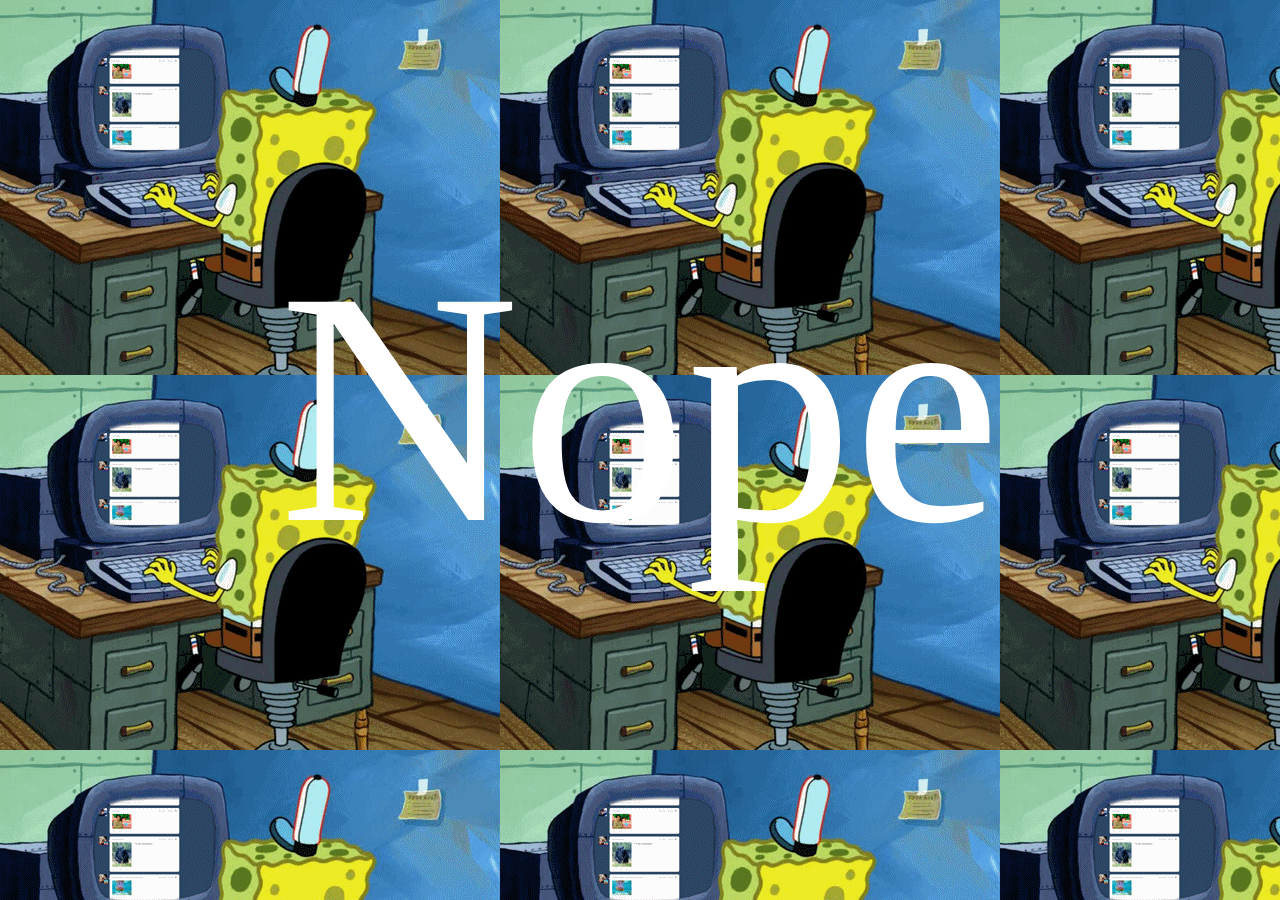
<file: isitweekend/index.html>
<html>
  <head>
    <meta charset="utf-8">
    <title>Is it weekend yet?</title>
    <style type="text/css">
    body {
      font: 250pt 'Hobo', 'HoboStd', 'Hobo Std Medium', 'Comic sans', 'Times new roman', sans-serif;
      text-align: center;
      line-height:600pt;
      color:white;
    }
    </style>
  </head>
  <body>
    <script>

  // Weekend = (Fri 17:00 -> Mon 00:00]

  var is_weekend, update = function() {
    var d = new Date, D = d.getDay(), iw = (D === 5 && d.getHours() > 17) || D > 5;
    if (is_weekend === iw) return;
    is_weekend = iw;
    document.body.innerText = is_weekend ? 'YES' : 'Nope';
    document.body.style.backgroundColor = is_weekend ? '#1dd97e' : '#5a5a5a';
    var N, n_yes_images = 5, n_no_images = 1;
    if (is_weekend) {
      N = Math.random() * (n_yes_images-1);
      document.body.style.backgroundImage = 'url(yes'+(N < 10 ? '0'+N.toFixed(0) : N.toFixed(0))+'.gif)';
    } else {
      N = n_no_images > 1 ? Math.random() * (n_no_images-1) : 0;
      document.body.style.backgroundImage = 'url(no'+(N < 10 ? '0'+N.toFixed(0) : N.toFixed(0))+'.gif)';
    }
  };
  setInterval(update, 1000);
  update();

    </script>
  </body>
</html>
</file>
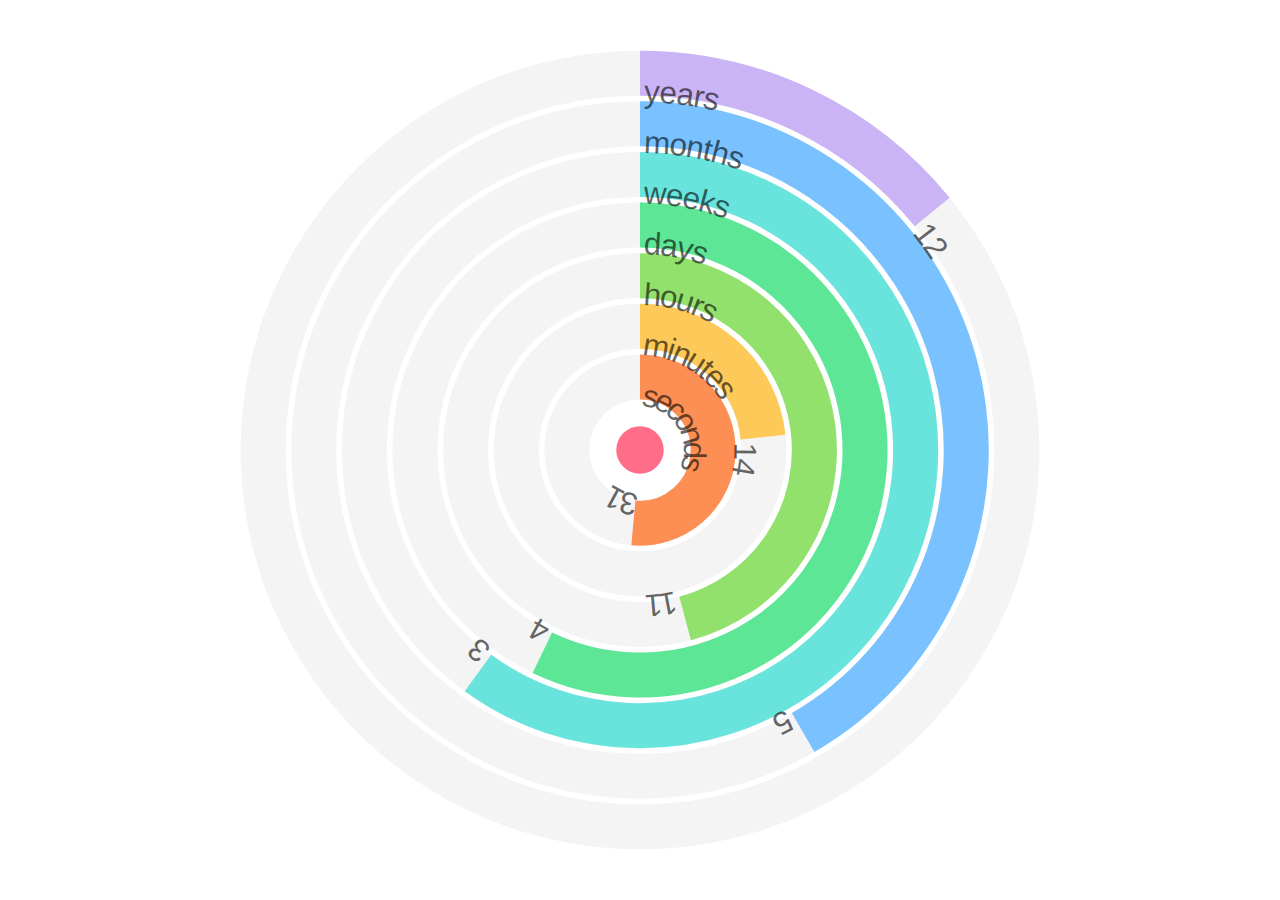
<file: time-counter/index.html>
<html>
  <head>
    <meta charset="utf-8">
    <title>Time counter</title>
    <meta name="viewport" content="width=720">
    <meta name="apple-mobile-web-app-capable" content="yes">
    <link rel="apple-touch-icon-precomposed" sizes="57x57" href="apple-touch-icon-57x57-precomposed.png">
    <link rel="apple-touch-icon-precomposed" sizes="72x72" href="apple-touch-icon-72x72-precomposed.png">
    <link rel="apple-touch-icon-precomposed" sizes="114x114" href="apple-touch-icon-114x114-precomposed.png">
    <style type="text/css">

@font-face {
  font-family: 'M+ 2c';
  font-style: normal;
  font-weight: 300;
  src: local('mplus-2c-light'), local('M+ 2c light'),
       url('../res/mplus-2c-light.ttf') format('truetype');
}

body {
  background:white;
}

svg {
  position:absolute;
  left:0; top:0; right:0; bottom:0;
  /*width:730px;
  height:730px;*/
}

svg path.arc {
  stroke:salmon;
  fill:none;
  stroke-width:40;
}
svg path.arc.bg {
  stroke:#eee;
}
svg circle.bg {
  fill:salmon;
  stroke:none;
}

svg text.arc {
  fill: white;
  font-size:28;
  font-family:
    -apple-system,
    BlinkMacSystemFont,
    "Segoe UI",
    Roboto,
    Oxygen,
    Ubuntu,
    Cantarell,
    "Open Sans",
    "Helvetica Neue",
    sans-serif,
    "Apple Color Emoji",
    "Segoe UI Emoji",
    "Segoe UI Symbol";
  font-kerning: normal;
  text-rendering: optimizeLegibility; -moz-text-rendering: optimizeLegibility; -webkit-text-rendering: optimizeLegibility;
  font-weight: 300;
  baseline-shift: sub;
  alignment-baseline: hanging;
  transition: opacity 200ms ease-in; -webkit-transition: opacity 200ms ease-in;
  opacity:1;
}
svg text.arc.hidden {
  opacity:0;
}
svg text.arc.zero {
  opacity:0.3;
}
svg text.arc textPath {
  method: stretch;
  spacing: exact;
}

/* bright color scheme */
body { background:white; }
  svg path.arc.bg { stroke:#f4f4f4; }
  svg text.arc { fill:rgba(0,0,0,0.6); }
  svg circle.hundreds { fill:#ff6d88; }
  svg path.arc.seconds { stroke:#fe8f54; }
  svg path.arc.minutes { stroke:#fdc958; }
  svg path.arc.hours { stroke:#92e16c; }
  svg path.arc.days { stroke:#5ee697; }
  svg path.arc.weeks { stroke:#69e4dd; }
  svg path.arc.months { stroke:#79c2ff; }
  svg path.arc.years { stroke:#cbb4f5; }

/* dark color scheme */
body.dark { background:black; }
  body.dark svg path.arc.bg { stroke:#222; }
  body.dark svg text.arc { fill:white; } body.dark svg text.arc { fill:rgba(255,255,255,0.8); }
  body.dark svg circle.hundreds { fill:#ff6d88; }
  body.dark svg path.arc.seconds { stroke:#fe8f54; }
  body.dark svg path.arc.minutes { stroke:#fdc958; }
  body.dark svg path.arc.hours { stroke:#92e16c; }
  body.dark svg path.arc.days { stroke:#5ee697; }
  body.dark svg path.arc.weeks { stroke:#69e4dd; }
  body.dark svg path.arc.months { stroke:#59a3fe; }
  body.dark svg path.arc.years { stroke:#b6a2ea; }

    </style>
  </head>
  <body>
    <!-- viewBox="0 0 1000 300"-->
    <svg version="1.1" xmlns="http://www.w3.org/2000/svg" xmlns:xlink="http://www.w3.org/1999/xlink" width="100%" height="100%">
    </svg>
    <script>

function parseDate(str) {
  var d = new Date(str);
  return (d && !isNaN(d.getTime())) ? d : null;
}

var qs = {};
document.location.search.substr(1).split('&').forEach(function (pair) {
  var v = pair.split('=').map(decodeURIComponent)
  qs[v[0].toLowerCase()] = v[1] || true
})

var meta_apple_mobile_web_app_status_bar_style = document.createElement('meta');
meta_apple_mobile_web_app_status_bar_style.setAttribute('name', 'apple-mobile-web-app-status-bar-style');
document.querySelector('head').appendChild(meta_apple_mobile_web_app_status_bar_style);

if (qs.dark && qs.dark != 'false' && qs.dark != 'no' && qs.dark != '0') {
  document.body.className = 'dark';
  meta_apple_mobile_web_app_status_bar_style.setAttribute('content', 'black');
} else {
  meta_apple_mobile_web_app_status_bar_style.setAttribute('content', 'default');
}

var ref_date = parseDate(qs.refdate)
if (ref_date === null) {
  if (qs.refdate) {
    alert('Invalid date ' + qs.refdate)
  }
  ref_date = parseDate('Wed Jan 29 2014 18:17:00 GMT-0800 (PST)');
}

if (!window.requestAnimationFrame) {
  window.requestAnimationFrame = window.webkitRequestAnimationFrame ||
                                 window.mozRequestAnimationFrame;
  window.cancelAnimationFrame = window.webkitCancelAnimationFrame ||
                                window.mozCancelAnimationFrame;
}

var svg = document.querySelector('svg');
function svg_create(nodeName) {
  return svg.ownerDocument.createElementNS('http://www.w3.org/2000/svg', nodeName);
}
function svg_text(text) {
  return svg.ownerDocument.createTextNode(text);
}

function arc_path(value, total, x, y, R) {
  var center;
  var alpha = 360 / total * value,
      a = (90 - alpha) * Math.PI / 180,
      path;
  x = x + R * Math.cos(a);
  y = y - R * Math.sin(a);
  if (total == value) {
    path = "M300,"+ (300 - R) +" A"+ R+","+ R+",0,1,1,299.99,"+ (300 - R);
  } else {
    if (alpha > 180) {
      center = '1';
    } else {
      center = '0';
    }
    path = "M300,"+ (300 - R) +" A"+ R+","+ R+",0," + center +",1,"+ x+","+ y;
  }
  return path;
}

function animate(opt) {
  var start_time = null;
  var draw = function draw(scene_time) {
    if (start_time === null) {
      start_time = scene_time;
    }
    var progress = (scene_time - start_time) / opt.duration;
    if (progress >= 1) {
      opt.ondraw(opt.to);
      if (typeof opt.onend === 'function') opt.onend();
      return;
    } else {
      opt.ondraw(opt.from + ((opt.to - opt.from) * progress));
    }
    if (opt.fps) {
      setTimeout(function() { window.requestAnimationFrame(draw); }, 1000 / opt.fps);
    } else {
      window.requestAnimationFrame(draw);
    }
  };

  requestAnimationFrame(draw);
}


var arc_g = svg_create('g');
svg.appendChild(arc_g);

var svg_size = 720;
var arc_g_offs = 60;
var base_scale = 0.9;

function resize_scene() {
  var win_size = Math.min(window.innerWidth, window.innerHeight);
  var scale = (win_size / svg_size) * base_scale;
  var scaled_size = svg_size * scale;
  var w_offs = (window.innerWidth - scaled_size) / 2;
  var h_offs = (window.innerHeight - scaled_size) / 2;

  arc_g.setAttribute('transform',
    'translate('+((arc_g_offs*scale) + w_offs)+' '+((arc_g_offs*scale) + h_offs)+') '+
    'scale('+scale+')');
}
resize_scene();
window.addEventListener('resize', resize_scene);
window.addEventListener('orientationchange', resize_scene);


function create_arc(radius, label, maxval, update_interval, get_value) {
  var x = 300;
  var y = 300;

  var bg_path = svg_create('path');
  bg_path.setAttribute('class', 'arc bg');
  bg_path.setAttribute('d', arc_path(maxval, maxval, x, y, radius));
  arc_g.appendChild(bg_path);

  var path = svg_create('path');
  path.setAttribute('class', 'arc '+label);
  arc_g.appendChild(path);


  var defs, text, text_path, textPath, textPathText;
  // if (label) {
    defs = svg_create('defs');
    text_path = svg_create('path');
    text_path.id = 'path-' + radius + '-' + maxval;
    text_path.setAttribute('d', arc_path(maxval, maxval, x, y, radius-10));
    defs.appendChild(text_path);
    arc_g.appendChild(defs);

    text = svg_create('text');
    text.setAttribute('class', 'arc');
      textPath = svg_create('textPath');
      textPath.setAttribute('startOffset', '4');
      textPath.setAttribute('method', 'stretch');
      textPath.setAttribute('spacing', 'exact');
      textPath.setAttributeNS('http://www.w3.org/1999/xlink', 'xlink:href', '#' + text_path.id);
      textPathText = textPath.appendChild(svg_text(label));
    text.appendChild(textPath);
    arc_g.appendChild(text);

    // Fixme: ...
    var text_path2 = text_path.cloneNode(true);
    text_path2.id += '-2';
    defs.appendChild(text_path2);
    var text2 = svg_create('text');
    text2.setAttribute('class', 'arc');
      var textPath2 = svg_create('textPath');
      textPath2.setAttribute('startOffset', '4');
      textPath2.setAttribute('method', 'stretch');
      textPath2.setAttribute('spacing', 'exact');
      textPath2.setAttributeNS('http://www.w3.org/1999/xlink', 'xlink:href', '#' + text_path2.id);
      var textPathText2 = textPath2.appendChild(svg_text(label));
    text2.appendChild(textPath2);
    arc_g.appendChild(text2);
  // }

  var about_to_close_threshold = 7.5; // px distance from head and tail of the progress arc
  var is_about_to_close;
  var update_about_to_close = function(value) {
    var about_to_close = radius - (radius * (value / maxval)) < about_to_close_threshold;
    if (is_about_to_close !== about_to_close) {
      is_about_to_close = about_to_close;
      if (is_about_to_close) {
        text2.setAttribute('class', 'arc hidden');
      } else {
        text2.setAttribute('class', 'arc');
      }
    }
  };

  var draw_path = function(value) {
    path.setAttribute('d', arc_path(value, maxval, x, y, radius));
    text_path.setAttribute('transform', 'rotate('+(360 / maxval * value)+' 300 300)');
  };

  var late_draw_path = function(value) {
    text_path2.setAttribute('d', arc_path(value, maxval, x, y, radius-10));
    update_about_to_close(value);
  };

  var update_labels = function(value) {
    if (textPathText !== undefined) {
      var label_value = Math.round(value);
      if (label_value == 0) {
        text.setAttribute('class', 'arc zero');
        textPathText.nodeValue = label;
      } else {
        text.setAttribute('class', 'arc');
        update_about_to_close(value);
        if (is_about_to_close) {
          text2.setAttribute('class', 'arc hidden');
        }
        textPathText.nodeValue = is_about_to_close ? label_value + ' ' + label : label_value;
      }
    }
  };

  var prev_value = get_value();

  var update = function (is_initial){
    var from = prev_value;
    prev_value = get_value();
    if (Math.round(prev_value) === maxval) {
      prev_value = maxval;
    }
    if (is_initial || from !== prev_value) {
      update_labels(prev_value);
      if (is_initial && from === prev_value) {
        draw_path(prev_value);
        late_draw_path(prev_value);
      } else {
        animate({
          // fps: 30,
          from: from, to: prev_value,
          duration: (prev_value === 0) ? 900 : 500, // slow when resetting, fast when progressing
          ondraw: function (value) { draw_path(value); },
          onend: function() {
            if (prev_value === maxval) {
              prev_value = 0;
            }
            late_draw_path(prev_value);
          },
        });
      }
    }
  };
  update(true);
  setInterval(update, update_interval);

  return path;
}

var d = new Date(new Date - ref_date);

var easeOutQuad = function (curr_time, start_value, value_change, duration) {
  curr_time /= duration;
  return -value_change * curr_time*(curr_time-2) + start_value;
};


// var audio;
// if ((function html5_audio(){
//   var a = document.createElement('audio');
//   return !!(a.canPlayType && a.canPlayType('audio/mpeg;').replace(/no/, ''));
// })()) {
//   audio = new Audio('nsmb_coin.ogg');
//   audio.load();
// }


var hundreds = (function(){
  var bg_circle = svg_create('circle');
  bg_circle.setAttribute('class', 'bg hundreds');
  bg_circle.setAttribute('cx', 300);
  bg_circle.setAttribute('cy', 300);
  var prev_p;
  var draw = function draw(curr_time) {
    // setTimeout(function() { window.requestAnimationFrame(draw); }, 1000 / 50);
    window.requestAnimationFrame(draw);
    var p = Math.round( ((new Date(new Date - ref_date)).getMilliseconds() / 1000) * 256 ) / 256;

    if (prev_p !== p) {
      var value = 40 - (40 * p);
      if (Math.ceil(value) >= 40) {
        value = 40;
        update_time_deltas();
        // audio.currentTime = 0;
        // audio.play();
      }
      bg_circle.setAttribute('r', value);
      prev_p = p;
    }
  }
  draw(0);
  arc_g.appendChild(bg_circle);
  return bg_circle;
})();


function time_diff(date1, date2) {
  var future_date, past_date;
  date1 < date2 ? (past_date = date1, future_date = date2)
                : (past_date = date2, future_date = date1);
  var D = {},
      t = future_date - past_date,
      SECOND = 1000,
      MINUTE = 6e4,
      HOUR   = 36e5,   // 60 minutes
      DAY    = 864e5,  // 24 hours
      WEEK   = 6048e5, // 7 days,
      MONTH = YEAR = 0, MONTH_DAYS = [31,28,31,30,31,30,31,31,30,31,30,31],
      is_leap_year = function(y) { return y % 400 === 0 || (y % 100 !== 0 && y % 4 === 0); },
      y = past_date.getFullYear(),
      y_future = future_date.getFullYear(),
      m;

  for (D.years = 0; y < y_future; ) {
    YEAR = (is_leap_year(y++) ? 366 : 365) * DAY;
    if (t < YEAR) { break; }
    t -= YEAR;
    ++D.years;
  }

  D.months = 0;
  for (m = past_date.getMonth(); t; ) {
    (m === 11) ? (m = 0, y += 1) : m += 1;
    MONTH = (m === 1 && is_leap_year(y)) ? 29 : MONTH_DAYS[m] * DAY;
    if (t < MONTH) { break; }
    t -= MONTH;
    ++D.months;
  }

  D.weeks = Math.floor(t / WEEK);
  t -= D.weeks * WEEK;
  D.days = Math.floor(t / DAY);
  t -= D.days * DAY;
  D.hours = Math.floor(t / HOUR);
  t -= D.hours * HOUR;
  D.minutes = Math.floor(t / MINUTE);
  t -= D.minutes * MINUTE;
  D.seconds = Math.floor(t / SECOND);
  t -= D.seconds * SECOND;
  D.milliseconds = t;

  return D;
}


var time_deltas = {};
function update_time_deltas() {
  time_deltas = time_diff(ref_date, new Date);
}
update_time_deltas();

//         radius, label,     maxval, update_interval, get_value
create_arc(65,     'seconds', 60,     100,  function() { return time_deltas.seconds; });
create_arc(110,    'minutes', 60,     100,  function() { return time_deltas.minutes; });
create_arc(155,    'hours',   24,     100,  function() { return time_deltas.hours; });
create_arc(200,    'days',    7,      100,  function() { return time_deltas.days; });
create_arc(245,    'weeks',   5,      1000, function() { return time_deltas.weeks; });
create_arc(290,    'months',  12,     1000, function() { return time_deltas.months; });
create_arc(335,    'years',   85,     1000, function() { return time_deltas.years; });

// setInterval(function (){
//   document.title = [years(), months(), weeks(), days(), hours(), minutes(), seconds() ].join(':');
// }, 1000);


    </script>
  </body>
</html>
</file>
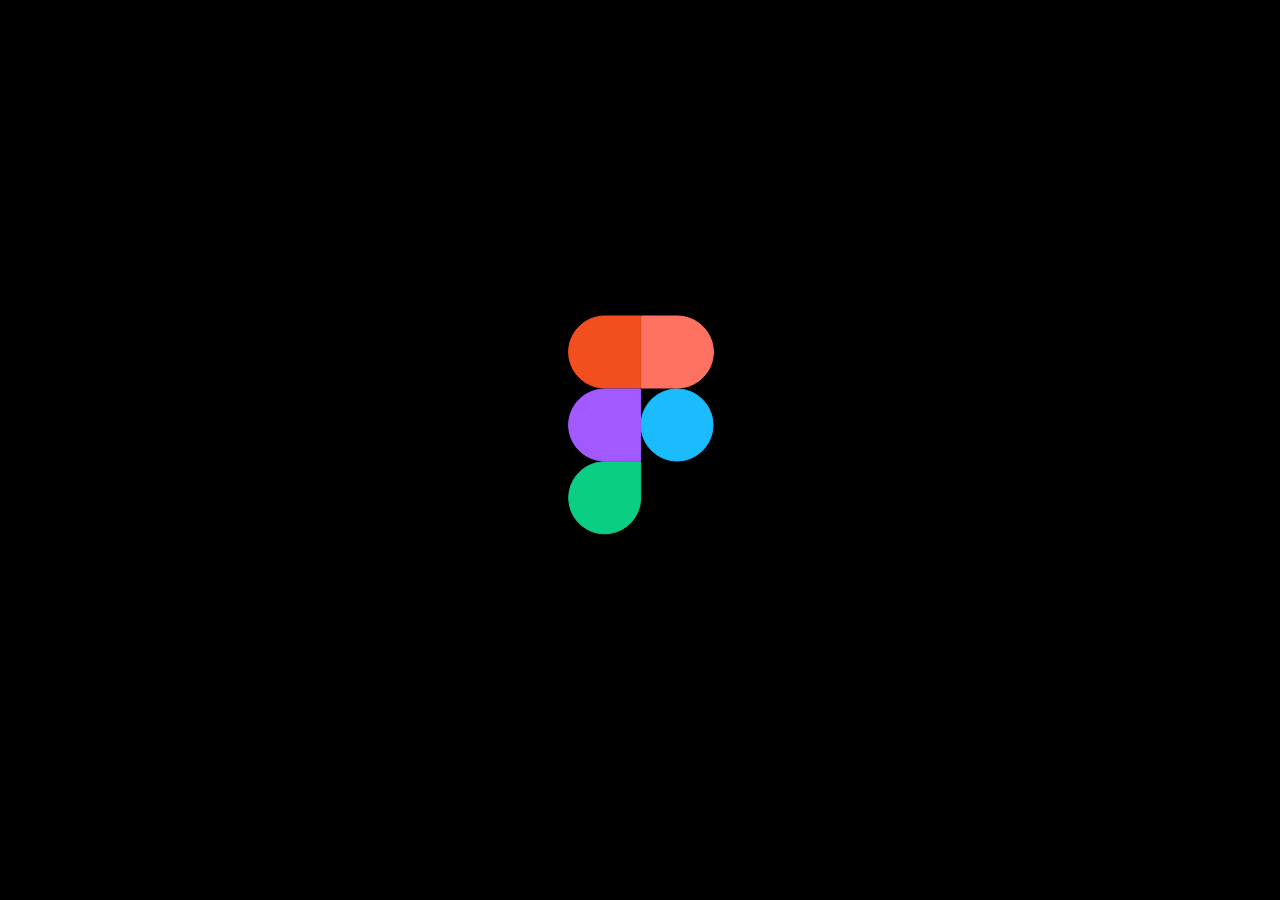
<file: fun/ffysics/index.html>
<!DOCTYPE html>
<!--

URL querystring params:
  debug      display a bunch of debugging information
  wireframe  render as wireframe instead of solids

-->
<html>
  <head>
    <meta charset="UTF-8">
    <title>Figma Fysics</title>
    <style type="text/css">

* { 
  box-sizing: border-box;
}
body {
  background: white;
  color: #222;
  font-family:
    -apple-system,
    BlinkMacSystemFont,
    "Segoe UI",
    Roboto,
    Oxygen,
    Ubuntu,
    Cantarell,
    "Open Sans",
    "Helvetica Neue",
    sans-serif;
  font-size: 12px;
  line-height:16px;
  overflow:hidden;
  margin:0; padding:0;
}

#canvasContainer {
  display:flex;
  position:fixed;
  left:0; top:0; right:0; bottom:0;
  justify-content: center;
  align-items: center;
}

#ui {
  position: fixed;
  top:10px; right:10px;
  width:100px;
  height:40px;
  color: rgba(255,255,255,0.8);
  background: rgba(60,60,60,0.8);
  z-index: 9;
  border-radius: 4px;
  transition: all 200ms;
}

#ui.hidden {
  pointer-events: none;
  opacity: 0;
  visibility: hidden;
}

    </style>
    <script src="decomp.min.js"></script>
    <script src="matter.min.js"></script>
    <!-- <script src="decomp.js"></script>
    <script src="pathseg.js"></script>
    <script src="matter.js"></script> -->
  </head>
  <body>
    <!-- <div id="ui" class="hidden"></div> -->
    <div id="canvasContainer"></div>

    <svg style="display:none" width="48" height="72" xmlns="http://www.w3.org/2000/svg" xmlns:xlink="http://www.w3.org/1999/xlink">
    <path transform="translate(0 -12)" fill="#1ABCFE" d="M 0 11.9999C 2.27022e-17 5.37252 5.37252 -2.3288e-17 11.9999 0C 18.6273 2.32883e-17 24 5.37258 24 12C 24 18.6274 18.6274 24 12 24C 5.37266 24 -2.27022e-17 18.6272 0 11.9999Z"/>
    <path transform="translate(-24 12)" fill="#0ACF83" d="M 0 12C 2.27024e-17 5.37258 5.37258 -2.32883e-17 12 0L 24 0L 24 12C 24 18.6274 18.6274 24 12 24C 5.37258 24 -2.27024e-17 18.6274 0 12Z"/>
    <path transform="translate(0 -36)" fill="#FF7262" d="M 9.7343e-16 0L 0 24L 12 24C 18.6274 24 24 18.6274 24 12C 24 5.37258 18.6274 2.85719e-16 12 0L 9.7343e-16 0Z"/>
    <path transform="translate(-24 -36)" fill="#F24E1E" d="M 0 12C 7.59186e-16 18.6274 5.37258 24 12 24L 24 24L 24 0L 12 0C 5.37258 8.19203e-16 -7.59186e-16 5.37258 0 12Z"/>
    <path transform="translate(-24 -12)" fill="#A259FF" d="M 0 12C 7.59186e-16 18.6274 5.37258 24 12 24L 24 24L 24 0L 12 3.55271e-15C 5.37258 4.37192e-15 -7.59186e-16 5.37258 0 12Z"/>
    </svg>

    <script async src="fysics.js"></script>
  </body>
</html>
</file>
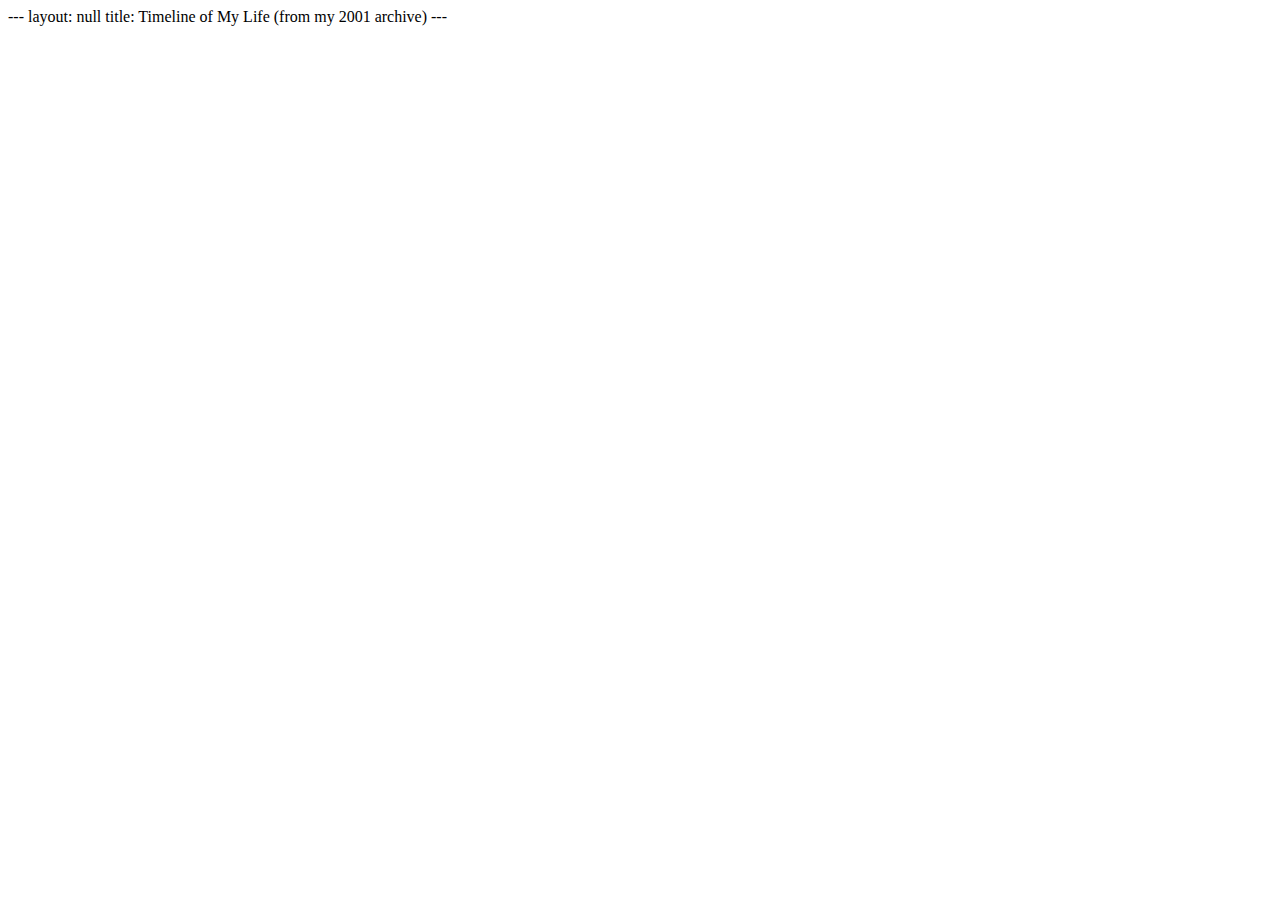
<file: projects/life-timeline-2001/index.html>
---
layout: null
title: Timeline of My Life (from my 2001 archive)
---
<?xml version="1.0" encoding="iso-8859-1"?>
<!DOCTYPE html PUBLIC "-//W3C//DTD XHTML 1.0 Frameset//EN" "http://www.w3.org/TR/xhtml1/DTD/xhtml1-frameset.dtd">
<html xmlns="http://www.w3.org/1999/xhtml">
<head>
<title>Timeline of My Life (from the 2001 archive)</title>
<meta http-equiv="Content-Type" content="text/html; charset=iso-8859-1" />
</head>

<frameset rows="80,600,*" frameborder="no" border="0" framespacing="0">
  <frame src="top.htm" name="topFrame" scrolling="No" noresize="noresize" id="topFrame" />
  <frame src="timeline.htm" name="mainFrame" scrolling="no" noresize="noresize" id="mainFrame" />
  <frame src="bottom.htm" name="bottomFrame" scrolling="No" noresize="noresize" id="bottomFrame" />
</frameset>
<noframes><body>
</body></noframes>
</html>
</file>
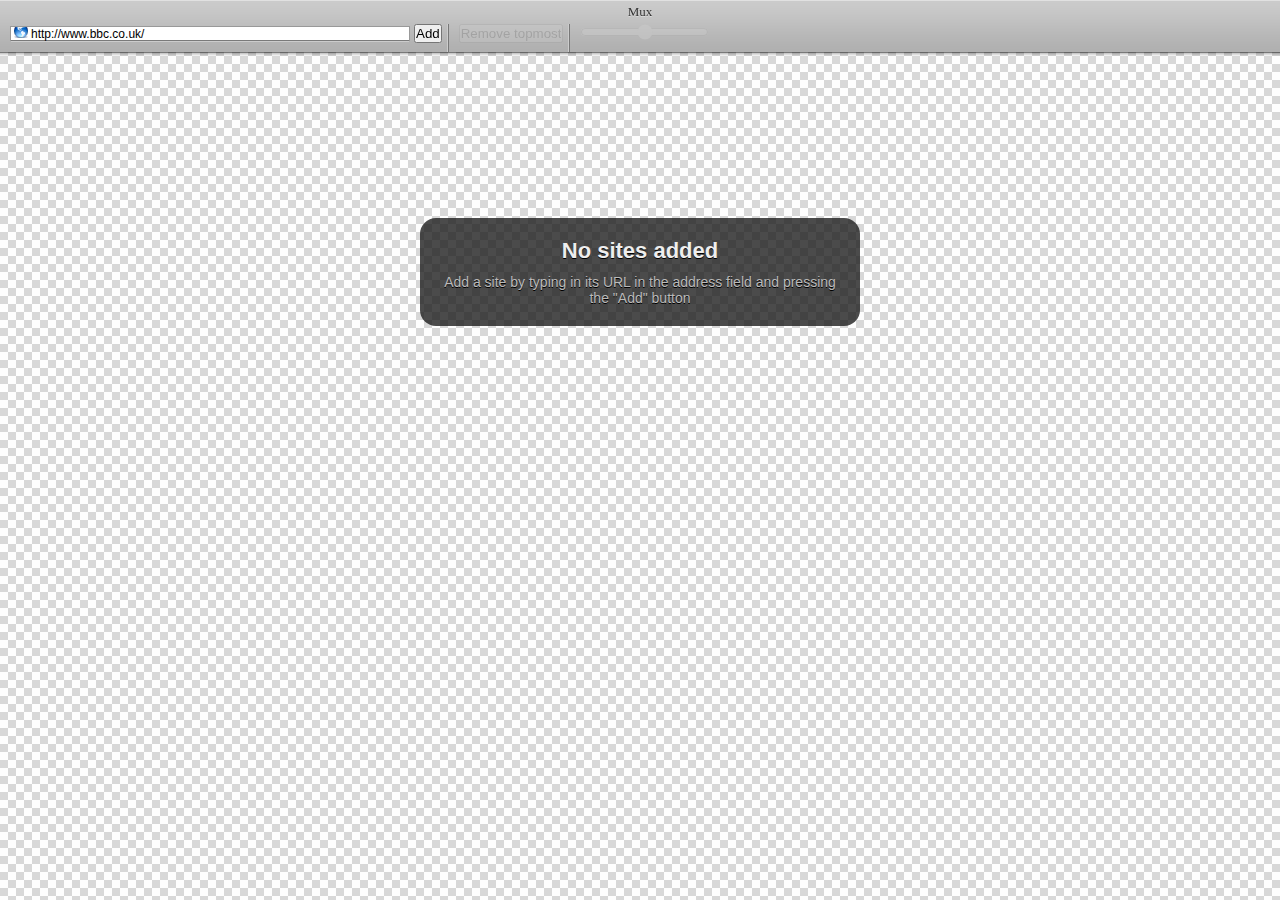
<file: projects/mux/index.html>
---
layout: null
title: Mux — visually compare websites
---
<!DOCTYPE HTML>
<html lang="en">
	<head>
		<meta charset="utf-8">
		<title>Mux</title>
		<script src="jquery-1.4.min.js" type="text/javascript" charset="utf-8"></script>
		<style type="text/css" media="screen">
			* { margin:0; padding:0; }
			body {
				background: #DDD url('checker.png') repeat scroll top left;
			}
			header {
				display:block;
				position:fixed;
				left:0; top:0; right:0;
				height:56px;
				overflow:hidden;
				background:transparent url('header-bg.png') repeat-x scroll top left;
				color:#888;
				z-index:9999;
			}
			header h1 {
				margin:4px;
				font-family:lucida grande,tahoma;
				font-size: 13px;
				font-weight:normal;
				text-align:center;
				color:#333;
				text-shadow:#ddd 0 1px 0;
			}
			iframe {
				width:100%;
				height:5000px;
				border:none;
				background:transparent;
				position:absolute;
				left:0;
			}
			empty {
				display:block;
				margin:200px auto 0 auto;
				width:400px;
				background:rgb(70,70,70);
				background:rgba(30,30,30,0.8);
				border-radius:16px; -webkit-border-radius:16px; -moz-border-radius:16px;
				padding:20px;
				color:#bbb;
				text-shadow:#000 0 1px 0;
				text-align:center;
				font-family:helvetica,arial;
				font-size:14px;
			}
				empty h2 {
					font-size:22px;
					color:#eee;
					margin-bottom:10px;
				}
			toolbar item {
				display:block;
				float:left;
				overflow:hidden;
				border-left:2px ridge #ccc;
				height:28px;
				padding:0 5px 0 10px;
			}
				toolbar item:first-child {
					border-left:none;
				}
				toolbar item label {
					display:block;
					clear:left;
				}
				toolbar item input.url {
					width:400px;
					font-size:12px;
					height:16px;
					padding:2px;
					border:1px solid #999;
					border-bottom:1px solid #ccc;
					background:white url('text-field-bg.png') repeat-x scroll bottom left;
					padding-left:20px;
				}
		</style>
		<script type="text/javascript" charset="utf-8">
			var mux = {};
			mux.IFRAME_YPOS = 52; // auto. calculated if undefined
			mux.Frame = function(url) {
				this.url = url;
			}
			mux.frames = [];
			mux.defaultOpacity = 0.5;
			mux.opacitySlider = mux.opacitySliderTarget = undefined;
			mux.normalizeURL = function(url) {
				if (url.indexOf('://') === -1)
					url = 'http://' + url;
				if (url.match(/^[^:]+:\/\/[^\/]+$/))
					url += '/';
				return url;
			}
			mux.find = function(url, onlyFrameq) {
				for (var i=0;i<mux.frames.length;i++) {
					var frame = mux.frames[i];
					if (frame && frame.url === url)
						return onlyFrameq ? frame.q : frame;
				}
			}
			mux.add = function(url) {
				var inurl = url;
				url = mux.normalizeURL(url);
				if (inurl !== url)
					mux.addressField.each(function(){ this.value = url; });
				
				var frame = mux.find(url);
				if (frame) {
					mux.bringToFront(frame);
					return frame;
				}
				frame = new mux.Frame(url);
				frame.q = $(document.createElement('iframe'));
				frame.q.attr({
					src: url,
					frameborder: url
				});
				frame.q.css({
					opacity: mux.defaultOpacity
				});
				mux.frames.push(frame);
				mux.bodyq.append(frame.q);
				frame.q.hide().fadeIn(200);
				mux.layout();
				mux.onFrameReorder('add');
				frame.q.get(0).focus();
				return frame;
			}
			mux.remove = function(frameOrUrl, dontLayout) {
				var z = mux.indexOfFrame(frameOrUrl || mux.frontmostFrame());
				if (z !== -1) {
					var frame = mux.frames[z];
					mux.frames.splice(z,1);
					frame.q.fadeOut(200, function(){
						frame.q.remove(); // remove iframe from DOM
						if (!dontLayout)
							mux.layout();
					});
					mux.onFrameReorder();
					return frame;
				}
			}
			mux.frontmostFrame = function() {
				return mux.frames[mux.frames.length-1];
			}
			mux.bottomFrame = function() {
				return mux.frames[0];
			}
			mux.indexOfFrame = function(frameOrUrl) {
				var frame = frameOrUrl || mux.frontmostFrame();
				if (typeof frame === 'string') {
					frame = mux.find(frame);
					if (!frame) return;
				}
				for (var z in mux.frames)
					if (mux.frames[z] === frame)
						return z;
				return -1;
			}
			mux.bringToFront = function(frameOrUrl, dontLayout) {
				var frame = frameOrUrl;
				if (typeof frame === 'string') {
					frame = mux.find(frame);
					if (!frame) return;
				}
				var zindex = mux.indexOfFrame(frame);
				if (zindex !== -1 && zindex !== mux.frames.length-1) {
					mux.frames.splice(zindex,1);
					mux.frames.push(frame);
					if (!dontLayout)
						mux.layout();
					mux.onFrameReorder();
				}
			}
			// unused
			/*mux.sendForward = function(urlOrFrameq) {
				var q = urlOrFrameq;
				if (typeof urlOrFrameq === 'string') {
					q = mux.frames[urlOrFrameq];
					if (!q) return;
				}
				q.css('z-index', function(i,zIndex) {
					zIndex = Number(zIndex);
					return zIndex+1;
				})
			}
			mux.highestZIndexAndFrame = function() {
				var frameq,z,hiz = 0,hiframeq;
				for (var url in mux.frames) {
					frameq = mux.frames[url];
					z = Number(frameq.css('z-index'));
					if (z > hiz) {
						hiz = z;
						hiframeq = frameq;
					}
				}
				return [hiz, frameq];
			}*/
			// todo: mux.sendBackward = function(urlOrFrameq) {}
			mux.frameYOffset = function() {
				if (mux.IFRAME_YPOS || mux.IFRAME_YPOS === 0)
					return mux.IFRAME_YPOS;
				var headerq = $('header');
				return headerq.offset()+headerq.height();
			}
			mux.setCtrlEnabled = function(q, enabled) {
				if (this.disabled === !enabled)
					return;
				q.each(function(){this.disabled = !enabled;});
				q.css('opacity', enabled ? null : 0.5);
			}
			mux.onFrameReorder = function(senderInfo) {
				var frame = mux.frontmostFrame();
				var hasOpacitySlider = mux.opacitySlider && mux.opacitySlider.css('display') !== 'none';
				var opacity = mux.defaultOpacity;
				if (senderInfo != 'add')
					opacity = Number(frame.q.css('opacity'));
				opacity = parseInt(256.0 * opacity);
				mux.opacitySlider.each(function(){
					this.value = opacity;
				});
			}
			mux.layout = function() {
				var winWidth = $(window).width();
				var yStart = mux.frameYOffset();
				var titles = [];
				if (mux.frames.length) {
					$('empty').fadeOut(200);
					for (var zindex in mux.frames) {
						var frame = mux.frames[zindex];
						titles.push(frame.url);
						frame.q.css({
							top: yStart+'px',
							width: winWidth+'px',
							'z-index': zindex
						})
					}
					mux.setCtrlEnabled(mux.opacitySlider, true);
					mux.setCtrlEnabled(mux.removeButton, true);
				}
				else {
					$('empty').fadeIn(200);
					mux.setCtrlEnabled(mux.opacitySlider, false);
					mux.setCtrlEnabled(mux.removeButton, false);
				}
				document.title = 'mux: '+titles.join(' + ');
			}
			mux.fitFramesToWindow = function(onlyAdjustFrameWidths) {
				var winWidth = $(window).width();
				for (var zindex in mux.frames) {
					var frame = mux.frames[zindex];
					frame.q.css('width', winWidth+'px');
				}
			}
			
			mux.init = function() {
				mux.bodyq = $('body');
				$('empty').hide();
				mux.addButton = $('input.add');
				mux.removeButton = $('input.remove');
				mux.addressField = $('input[type=url]');
				
				// address field
				mux.addressField.keydown(function(ev){
					if (ev.which === 13 || ev.which === 10)
						mux.addButton.click();
				});
				
				// + and - buttons
				mux.addButton.click(function() {
					var url = mux.addressField.get(0).value;
					mux.add(url);
				});
				mux.removeButton.click(function() {
					mux.remove(); // top frame
				});
				
				// opacity slider (only for webkit browsers)
				mux.opacitySlider = $('input[type=range]');
				if (navigator.userAgent.indexOf('WebKit') !== -1) {
					mux.opacitySlider.mousedown(function() {
						if (mux.frames.length)
							mux.opacitySliderTarget = mux.frames[mux.frames.length-1].q.get(0);
					});
					mux.opacitySlider.bind('input', function(){
						if (mux.opacitySliderTarget)
							mux.opacitySliderTarget.style.opacity = parseFloat(this.value) / 256.0;
					});
					mux.opacitySlider.mouseup(function() {
						mux.opacitySliderTarget = null;
					});
				}
				else {
					// parent is the actual toolbar item, which is what we'll hide.
					mux.opacitySlider.parent().hide();
				}
				
				//mux.add('http://hunch.se/');
				//mux.add('http://www.spotify.com/en/');
				
				$(window).resize(function(){
					mux.fitFramesToWindow();
				})
				
				mux.layout();
			}
			
			$(function(){ mux.init(); });
		</script>
	</head>
	<body>
		<header>
			<h1>Mux</h1>
			<toolbar>
				<item>
					<input type="url" accesskey="L" class="url" name="url1" value="http://www.bbc.co.uk/">
					<input type="button" class="add" value="Add">
				</item>
				<item>
					<input type="button" class="remove" value="Remove topmost">
				</item>
				<item>
					<input type="range" class="opacitySlider" min="0" value="128" max="256">
				</item>
			</toolbar>
		</header>
		<empty>
			<h2>No sites added</h2>
			<p>
				Add a site by typing in its URL in the address field and pressing
				the "Add" button
			</p>
		</empty>
	</body>
</html>
</file>
